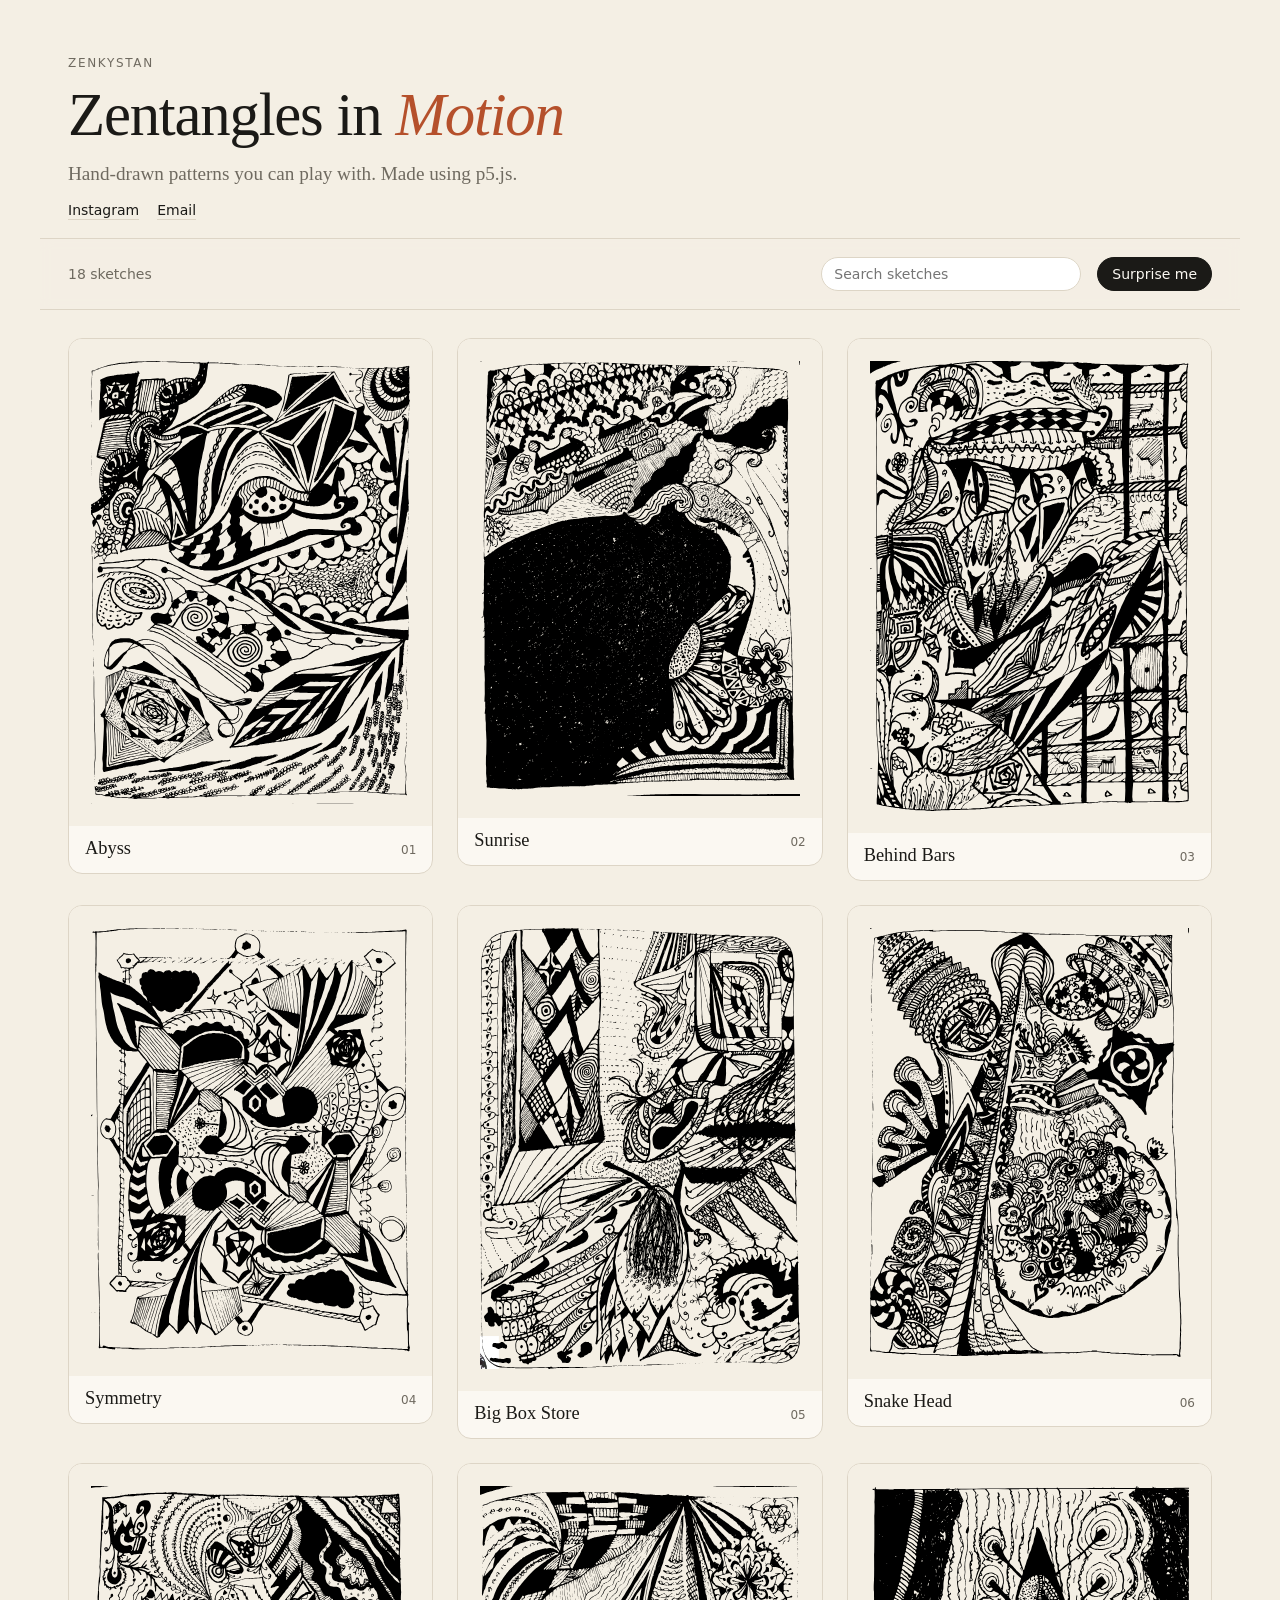
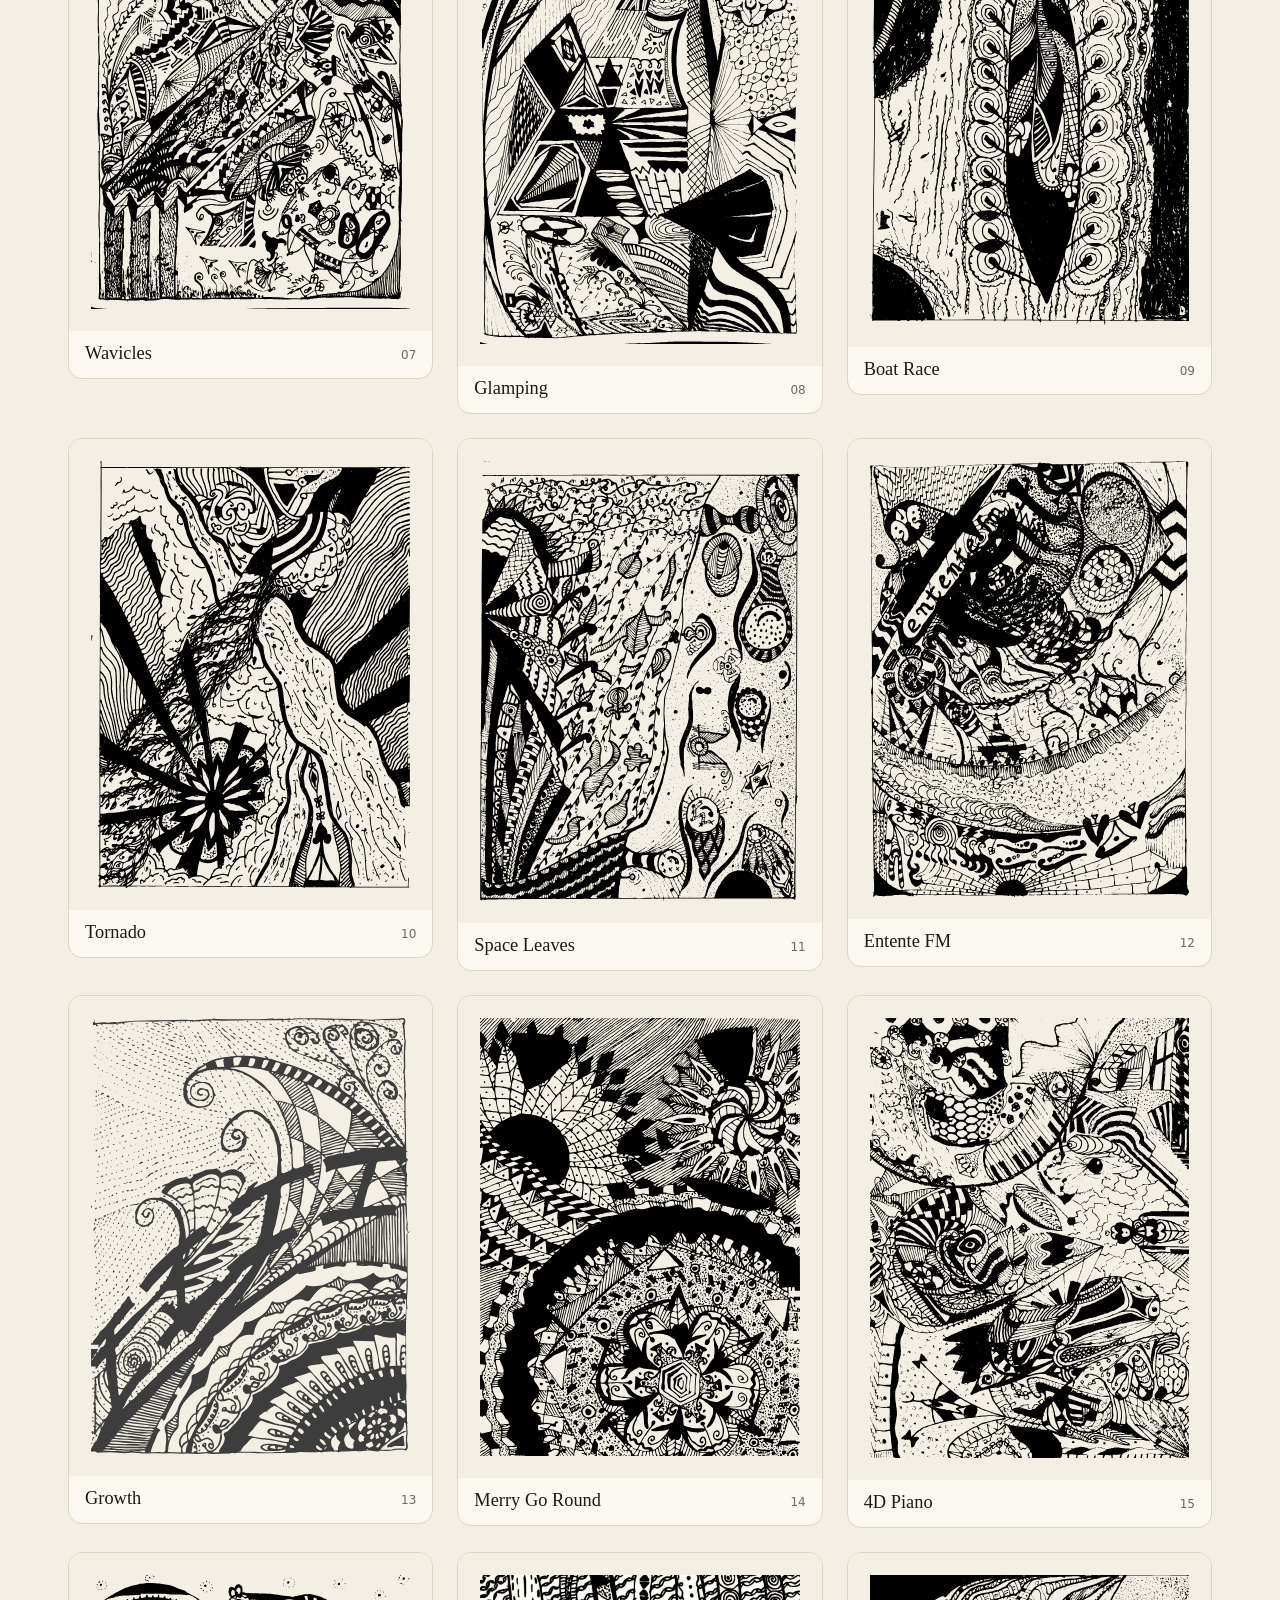
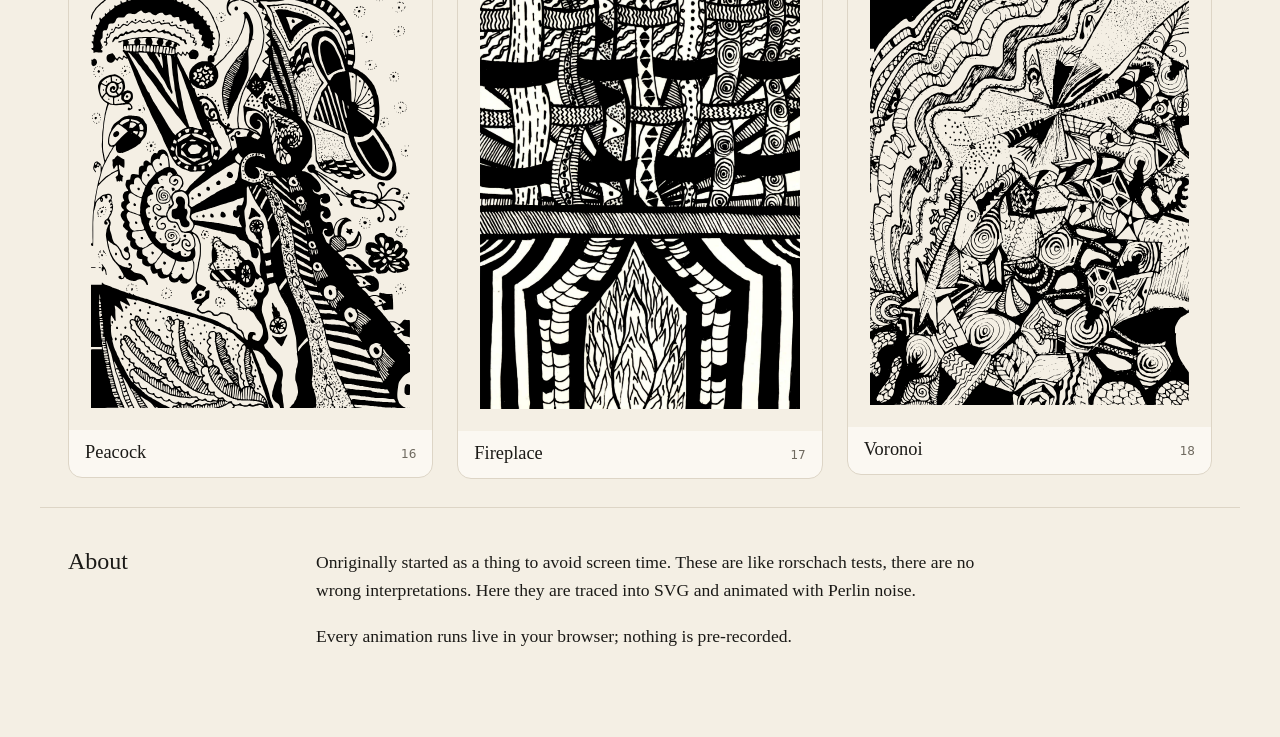
<file: index.html>
<!DOCTYPE html>
<html lang="en">
<head>
<meta charset="utf-8">
<meta name="viewport" content="width=device-width, initial-scale=1">
<title>Zentangles</title>
<link rel="icon" href="data:image/svg+xml,%3Csvg xmlns=%22http://www.w3.org/2000/svg%22 viewBox=%220 0 32 32%22%3E%3Ccircle cx=%2216%22 cy=%2216%22 r=%2213%22 fill=%22none%22 stroke=%22%231b1a17%22 stroke-width=%222.2%22/%3E%3Ccircle cx=%2216%22 cy=%2216%22 r=%225%22 fill=%22%231b1a17%22/%3E%3C/svg%3E">
<link rel="stylesheet" href="site.css?v=2">
<script src="config.js?v=1"></script>
</head>
<body>
<header class="site-head">
  <div class="artist" id="artist"></div>
  <h1 class="site-title" id="site-title"></h1>
  <p class="tagline" id="tagline"></p>
  <nav class="links" id="links"></nav>
</header>

<div class="toolbar">
  <span class="count" id="count">Loading sketches…</span>
  <span class="grow"></span>
  <input class="search" id="search" type="search" placeholder="Search sketches" aria-label="Search sketches">
  <a class="btn primary" id="random" href="#">Surprise me</a>
</div>

<main class="gallery" id="gallery" aria-live="polite"></main>
<div class="empty" id="empty" hidden></div>

<section class="about" id="about-section">
  <h2>About</h2>
  <div id="about"></div>
</section>

<script src="gallery.js?v=1"></script>
</body>
</html>
</file>
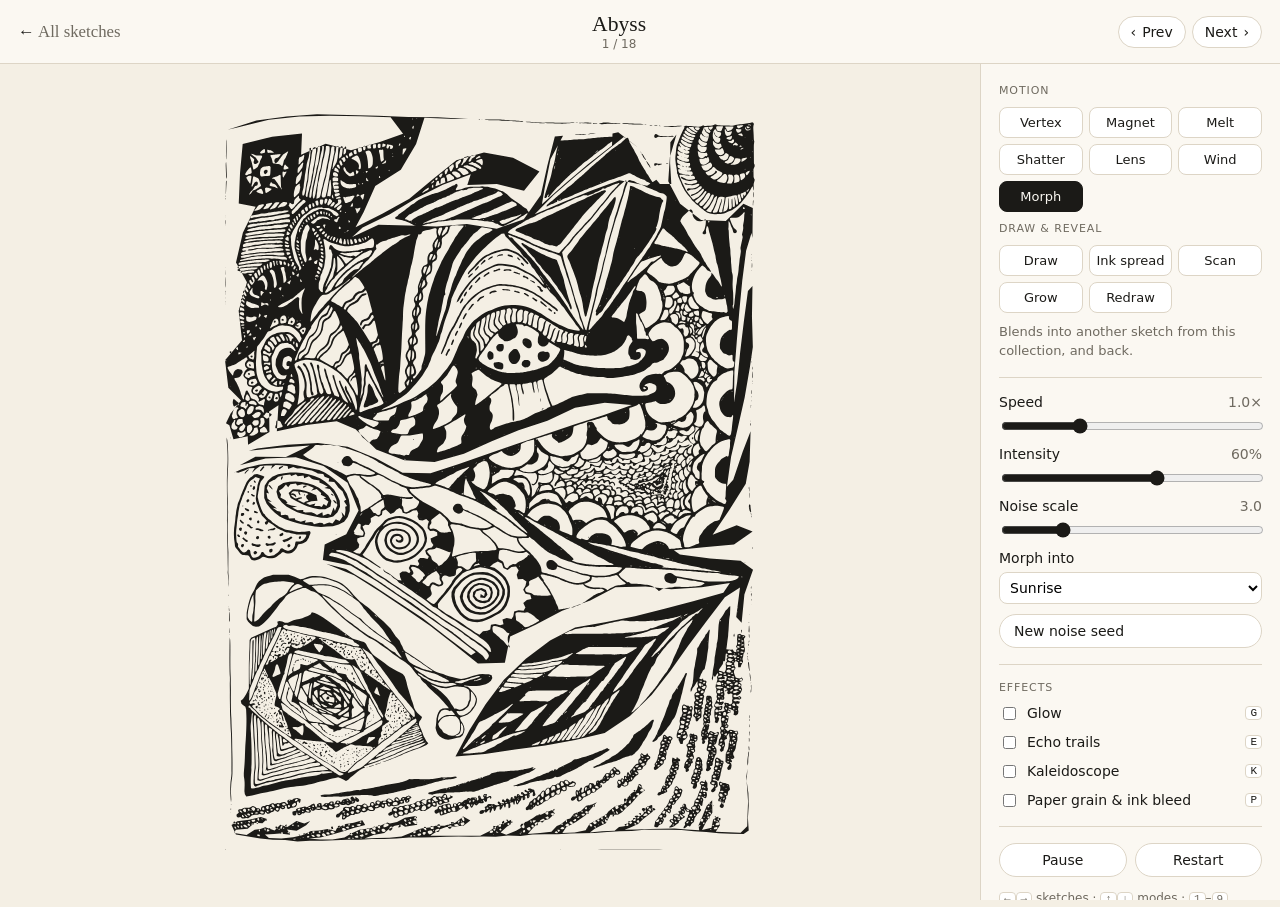
<file: sketch.html>
<!DOCTYPE html>
<html lang="en">
<head>
<meta charset="utf-8">
<meta name="viewport" content="width=device-width, initial-scale=1">
<title>Sketch</title>
<link rel="icon" href="data:image/svg+xml,%3Csvg xmlns=%22http://www.w3.org/2000/svg%22 viewBox=%220 0 32 32%22%3E%3Ccircle cx=%2216%22 cy=%2216%22 r=%2213%22 fill=%22none%22 stroke=%22%231b1a17%22 stroke-width=%222.2%22/%3E%3Ccircle cx=%2216%22 cy=%2216%22 r=%225%22 fill=%22%231b1a17%22/%3E%3C/svg%3E">
<link rel="stylesheet" href="site.css?v=2">
<script src="config.js?v=1"></script>
</head>
<body class="sketch">
<div class="sk">
  <nav class="sk-nav">
    <a class="home" href="index.html" title="All sketches (Esc)">← <span id="home-label">All sketches</span></a>
    <div class="title"><h1 id="sk-title">…</h1><div class="pos" id="sk-pos"></div></div>
    <div class="navbtns">
      <a class="btn" id="prev" href="#" title="Previous sketch (←)">‹ <span class="label-text">Prev</span></a>
      <a class="btn" id="next" href="#" title="Next sketch (→)"><span class="label-text">Next</span> ›</a>
    </div>
  </nav>

  <div class="sk-main">
    <section id="stage" aria-label="Interactive sketch">
      <div id="canvas-wrap"></div>
      <div class="loading" id="loading">Loading…</div>
    </section>

    <aside id="panel" aria-label="Controls">
      <div class="group">
        <span class="label">Motion</span>
        <div class="seg" id="modes">
          <button data-mode="vertex">Vertex</button>
          <button data-mode="magnet">Magnet</button>
          <button data-mode="melt">Melt</button>
          <button data-mode="shatter">Shatter</button>
          <button data-mode="lens">Lens</button>
          <button data-mode="wind">Wind</button>
          <button data-mode="morph">Morph</button>
        </div>
        <span class="label">Draw &amp; reveal</span>
        <div class="seg" id="modes2">
          <button data-mode="draw">Draw</button>
          <button data-mode="ink">Ink spread</button>
          <button data-mode="scan">Scan</button>
          <button data-mode="grow">Grow</button>
          <button data-mode="redraw">Redraw</button>
        </div>
        <p class="hint" id="mode-hint"></p>
      </div>

      <div class="group">
        <label class="slider"><span>Speed <output id="speed-v"></output></span>
          <input id="speed" type="range" min="0.2" max="3" step="0.1" value="1"></label>
        <label class="slider"><span>Intensity <output id="amount-v"></output></span>
          <input id="amount" type="range" min="0" max="1" step="0.01" value="0.6"></label>
        <label class="slider"><span>Noise scale <output id="noiseScale-v"></output></span>
          <input id="noiseScale" type="range" min="0.5" max="12" step="0.5" value="3"></label>
        <label class="slider" id="octaves-row"><span>Detail (octaves) <output id="octaves-v"></output></span>
          <input id="octaves" type="range" min="1" max="4" step="1" value="2"></label>
        <label class="select" id="order-row"><span>Draw order</span>
          <select id="order">
            <option value="center">Centre outward</option>
            <option value="noise">Perlin blooms</option>
            <option value="doc">As drawn</option>
          </select></label>

        <div id="magnet-opts" class="mode-opts" hidden>
          <div class="seg" id="magnet-kind">
            <button data-kind="repel" class="on">Repel</button>
            <button data-kind="attract">Attract</button>
            <button data-kind="swirl">Swirl</button>
          </div>
          <label class="slider"><span>Radius <output id="radius-v"></output></span>
            <input id="radius" type="range" min="0.04" max="0.4" step="0.01" value="0.15"></label>
          <label class="slider"><span>Springiness <output id="spring-v"></output></span>
            <input id="spring" type="range" min="0" max="1" step="0.01" value="0.6"></label>
          <p class="hint">Move over the drawing. Hold the mouse button to flip repel ↔ attract.</p>
        </div>
        <div id="lens-opts" class="mode-opts" hidden>
          <label class="slider"><span>Lens size <output id="lensRadius-v"></output></span>
            <input id="lensRadius" type="range" min="0.06" max="0.45" step="0.01" value="0.2"></label>
        </div>
        <div id="morph-opts" class="mode-opts" hidden>
          <label class="select"><span>Morph into</span><select id="morph-target"></select></label>
        </div>
        <button class="btn" id="seed">New noise seed</button>
      </div>

      <div class="group">
        <span class="label">Effects</span>
        <label class="check"><input type="checkbox" id="glow"> Glow <kbd>G</kbd></label>
        <div id="glow-opts" class="sub-opts" hidden>
          <label class="slider"><span>Amount <output id="glowAmt-v"></output></span>
            <input id="glowAmt" type="range" min="0.1" max="1" step="0.01" value="0.6"></label>
        </div>
        <label class="check"><input type="checkbox" id="echo"> Echo trails <kbd>E</kbd></label>
        <div id="echo-opts" class="sub-opts" hidden>
          <label class="slider"><span>Trail length <output id="echoAmt-v"></output></span>
            <input id="echoAmt" type="range" min="0" max="1" step="0.01" value="0.7"></label>
        </div>
        <label class="check"><input type="checkbox" id="kaleido"> Kaleidoscope <kbd>K</kbd></label>
        <div id="kaleido-opts" class="sub-opts" hidden>
          <label class="slider"><span>Wedges <output id="wedges-v"></output></span>
            <input id="wedges" type="range" min="4" max="16" step="2" value="8"></label>
        </div>
        <label class="check"><input type="checkbox" id="grain"> Paper grain &amp; ink bleed <kbd>P</kbd></label>
        <div id="grain-opts" class="sub-opts" hidden>
          <label class="slider"><span>Amount <output id="grainAmt-v"></output></span>
            <input id="grainAmt" type="range" min="0.1" max="1" step="0.01" value="0.5"></label>
        </div>
      </div>

      <div class="group">
        <div class="row">
          <button class="btn" id="pause">Pause</button>
          <button class="btn" id="restart">Restart</button>
        </div>
        <button class="btn" id="png" hidden>Save PNG</button>
        <div class="keys"><kbd>←</kbd><kbd>→</kbd> sketches · <kbd>↑</kbd><kbd>↓</kbd> modes · <kbd>1</kbd>–<kbd>9</kbd> modes · <kbd>Space</kbd> pause · <kbd>Esc</kbd> index</div>
        <div class="perf" id="perf"></div>
      </div>
    </aside>
  </div>
</div>
<button class="btn primary" id="panel-toggle" aria-expanded="false" aria-controls="panel">Play with it</button>

<script src="p5.min.js"></script>
<script src="zentangle-core.js?v=9"></script>
<script src="player.js?v=2"></script>
</body>
</html>
</file>
<file: site.css>
:root {
  --paper: #f4efe4;
  --card: #fbf8f2;
  --ink: #1b1a17;
  --muted: #6f6a60;
  --line: #ddd5c6;
  --accent: #b5502b;
  --serif: "Iowan Old Style", "Palatino Linotype", Palatino, Georgia, serif;
  --sans: ui-sans-serif, system-ui, -apple-system, "Segoe UI", sans-serif;
}
* { box-sizing: border-box; }
html, body { margin: 0; background: var(--paper); color: var(--ink); font-family: var(--sans); }
a { color: inherit; }
kbd { font-family: ui-monospace, monospace; font-size: 11px; border: 1px solid var(--line); border-radius: 4px; padding: 0 4px; background: #fff; }

/* ======================= Index page ======================= */
.site-head { max-width: 1200px; margin: 0 auto; padding: 56px 28px 18px; display: grid; gap: 14px; }
.artist { font-size: 12px; letter-spacing: .14em; text-transform: uppercase; color: var(--muted); }
.site-title { font-family: var(--serif); font-weight: 400; font-size: clamp(2.2rem, 5vw, 3.8rem); line-height: 1.02; margin: 0; letter-spacing: -.02em; }
.site-title em { color: var(--accent); }
.tagline { font-family: var(--serif); font-size: 1.2rem; color: var(--muted); max-width: 38em; margin: 0; line-height: 1.45; }
.links { display: flex; gap: 18px; flex-wrap: wrap; font-size: 14px; }
.links a { text-decoration: none; border-bottom: 1px solid var(--line); padding-bottom: 1px; }
.links a:hover { border-color: var(--ink); }

.toolbar { max-width: 1200px; margin: 0 auto; padding: 18px 28px; display: flex; gap: 16px; align-items: center;
  border-top: 1px solid var(--line); border-bottom: 1px solid var(--line); position: sticky; top: 0; background: rgb(244 239 228 / .94);
  backdrop-filter: blur(6px); z-index: 2; }
.count { font-size: 14px; color: var(--muted); }
.toolbar .grow { flex: 1; }
.search { font: inherit; font-size: 14px; padding: 8px 12px; border: 1px solid var(--line); border-radius: 999px; background: #fff; width: min(260px, 45vw); }
.btn { font: inherit; font-size: 14px; cursor: pointer; padding: 8px 14px; border-radius: 999px; border: 1px solid var(--line);
  background: #fff; color: var(--ink); text-decoration: none; display: inline-flex; align-items: center; gap: 6px; }
.btn:hover { border-color: var(--ink); }
.btn.primary { background: var(--ink); color: var(--card); border-color: var(--ink); }

.gallery { max-width: 1200px; margin: 0 auto; padding: 28px; display: grid; gap: 24px;
  grid-template-columns: repeat(auto-fill, minmax(280px, 1fr)); align-items: start; }
.card { display: block; text-decoration: none; background: var(--card);
  border: 1px solid var(--line); border-radius: 14px; overflow: hidden; transition: transform .25s ease, box-shadow .25s ease; }
.card:hover, .card:focus-visible { transform: translateY(-4px); box-shadow: 0 14px 30px -18px rgb(27 26 23 / .45); outline: none; }
.card .art { background: var(--paper); padding: 22px; display: grid; place-items: center; position: relative; }
.card img { width: 100%; height: auto; display: block; }
.card .play { position: absolute; right: 12px; bottom: 12px; font-size: 12px; background: var(--ink); color: var(--card);
  padding: 5px 10px; border-radius: 999px; opacity: 0; transform: translateY(4px); transition: .2s; }
.card:hover .play, .card:focus-visible .play { opacity: 1; transform: none; }
.card .meta { display: flex; justify-content: space-between; align-items: baseline; padding: 12px 16px 14px; gap: 10px; }
.card .name { font-family: var(--serif); font-size: 1.15rem; }
.card .num { font-size: 12px; color: var(--muted); font-variant-numeric: tabular-nums; }
.empty { max-width: 640px; margin: 60px auto; padding: 0 28px; color: var(--muted); line-height: 1.6; }
.empty code { background: #fff; border: 1px solid var(--line); border-radius: 4px; padding: 1px 5px; }

.about { max-width: 1200px; margin: 0 auto; padding: 40px 28px 70px; border-top: 1px solid var(--line);
  display: grid; grid-template-columns: 220px 1fr; gap: 28px; }
.about h2 { font-family: var(--serif); font-weight: 400; font-size: 1.5rem; margin: 0; }
.about p { font-family: var(--serif); font-size: 1.1rem; line-height: 1.6; margin: 0 0 1em; max-width: 40em; }
@media (max-width: 700px) {
  .about { grid-template-columns: 1fr; }
  .site-head { padding-top: 36px; }
  .toolbar { flex-wrap: wrap; padding: 12px 20px; gap: 10px; }
  .toolbar .grow { display: none; }
  .count { flex: 1; }
  .search { order: 3; width: 100%; }
  .gallery { padding: 20px; gap: 18px; }
}

/* ======================= Sketch page ======================= */
body.sketch { height: 100vh; overflow: hidden; }
.sk { display: grid; grid-template-rows: auto 1fr; height: 100vh; }
.sk-nav { display: flex; align-items: center; gap: 10px; padding: 12px 18px; border-bottom: 1px solid var(--line); background: var(--card); }
.sk-nav .home { font-family: var(--serif); font-size: 1.05rem; text-decoration: none; white-space: nowrap; }
.sk-nav .home span { color: var(--muted); }
.sk-nav .title { flex: 1; text-align: center; min-width: 0; }
.sk-nav .title h1 { font-family: var(--serif); font-weight: 400; font-size: 1.35rem; margin: 0; white-space: nowrap; overflow: hidden; text-overflow: ellipsis; }
.sk-nav .title .pos { font-size: 12px; color: var(--muted); font-variant-numeric: tabular-nums; }
.navbtns { display: flex; gap: 6px; }
.navbtns .btn { padding: 7px 12px; }

.sk-main { display: flex; min-height: 0; }
#stage { flex: 1; position: relative; min-width: 0; }
#canvas-wrap { position: absolute; inset: 0; }
#canvas-wrap canvas { display: block; }
.loading { position: absolute; inset: 0; display: grid; place-items: center; color: var(--muted); font-family: var(--serif); font-size: 1.1rem; pointer-events: none; }
.loading[hidden] { display: none; }

#panel { width: 300px; flex: none; overflow-y: auto; padding: 4px 18px 22px; background: var(--card); border-left: 1px solid var(--line); font-size: 14px; }
.group { padding: 16px 0; border-bottom: 1px solid var(--line); display: grid; gap: 10px; }
.group:last-child { border-bottom: 0; }
.label { font-size: 11px; text-transform: uppercase; letter-spacing: .08em; color: var(--muted); }
.seg { display: grid; grid-template-columns: repeat(3, 1fr); gap: 6px; }
.seg button { font: inherit; font-size: 13px; cursor: pointer; padding: 7px 0; border-radius: 8px; border: 1px solid var(--line); background: #fff; color: var(--ink); }
.seg button:hover { border-color: var(--ink); }
.seg button.on { background: var(--ink); border-color: var(--ink); color: var(--card); }
.hint { margin: 0; color: var(--muted); font-size: 13px; line-height: 1.45; }
.slider, .select { display: grid; gap: 6px; }
.slider span, .select span { display: flex; justify-content: space-between; }
output { color: var(--muted); font-variant-numeric: tabular-nums; }
input[type=range] { width: 100%; accent-color: var(--ink); }
select { font: inherit; padding: 6px; border-radius: 8px; border: 1px solid var(--line); background: #fff; }
.check { display: flex; gap: 8px; align-items: center; cursor: pointer; }
.check input { accent-color: var(--ink); }
.check kbd { margin-left: auto; }
.sub-opts, .mode-opts { display: grid; gap: 10px; }
.sub-opts { padding-left: 24px; }
.sub-opts[hidden], .mode-opts[hidden] { display: none; }
.row { display: flex; gap: 8px; }
.row > * { flex: 1; justify-content: center; }
.keys { font-size: 12px; color: var(--muted); line-height: 1.9; }
.perf { font-family: ui-monospace, monospace; font-size: 11px; color: var(--muted); }
#panel-toggle { display: none; }

@media (max-width: 820px) {
  .sk-nav .home span, .navbtns .label-text { display: none; }
  .sk-nav .title h1 { font-size: 1.1rem; }
  #panel { position: fixed; left: 0; right: 0; bottom: 0; width: auto; max-height: 62vh; border-left: 0; border-top: 1px solid var(--line);
    border-radius: 16px 16px 0 0; box-shadow: 0 -10px 30px -18px rgb(0 0 0 / .4); transform: translateY(calc(100% - 0px)); transition: transform .3s ease; z-index: 5; }
  #panel.open { transform: none; }
  #panel-toggle { display: inline-flex; position: fixed; right: 16px; bottom: 16px; z-index: 6; }
}

[hidden] { display: none !important; }
</file>
